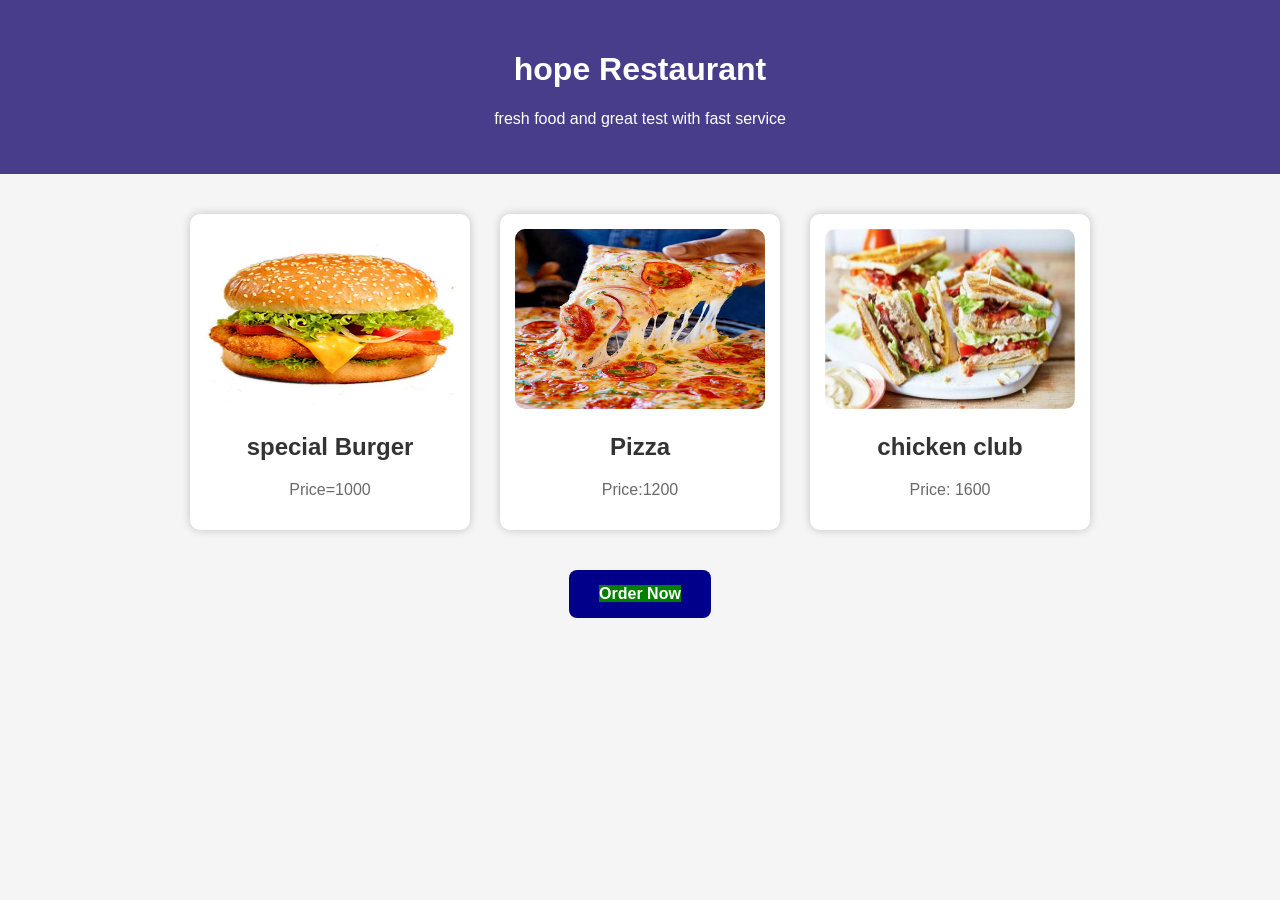
<file: index.html>
<!DOCTYPE html>
<html lang="en">

<head>
    <meta charset="UTF-8">
    <meta name="viewport" content="width=device-width, initial-scale=1.0">
    <title> Restaurant</title>
    <link rel="stylesheet" href="css/style.css">
</head>
<body>
    <header>
        <h1>hope Restaurant</h1>
        <p>fresh food and great test with fast service </p>
    </header>
      <section class="menu">
         <div class="food-card">
            <img src="image/burger.jpg" alt="Burger">
            <h2> special Burger</h2>
            <p>Price=1000</p>
         </div>
         <div class="food-card">
            <img src="image/pizza.jpg" alt="Pizza">
            <h2>Pizza</h2>
            <p>Price:1200</p>
         </div>
         <div class="food-card">
            <img src="image/chicken club.jpg" alt="chicken">
            <h2>chicken club</h2>
            <p>Price: 1600</p>
          </div>  
      </section>
      <div class="button">
        <button><a href="order_page.html">Order Now</a></button>
      </div>
</body>
</html>
</file>
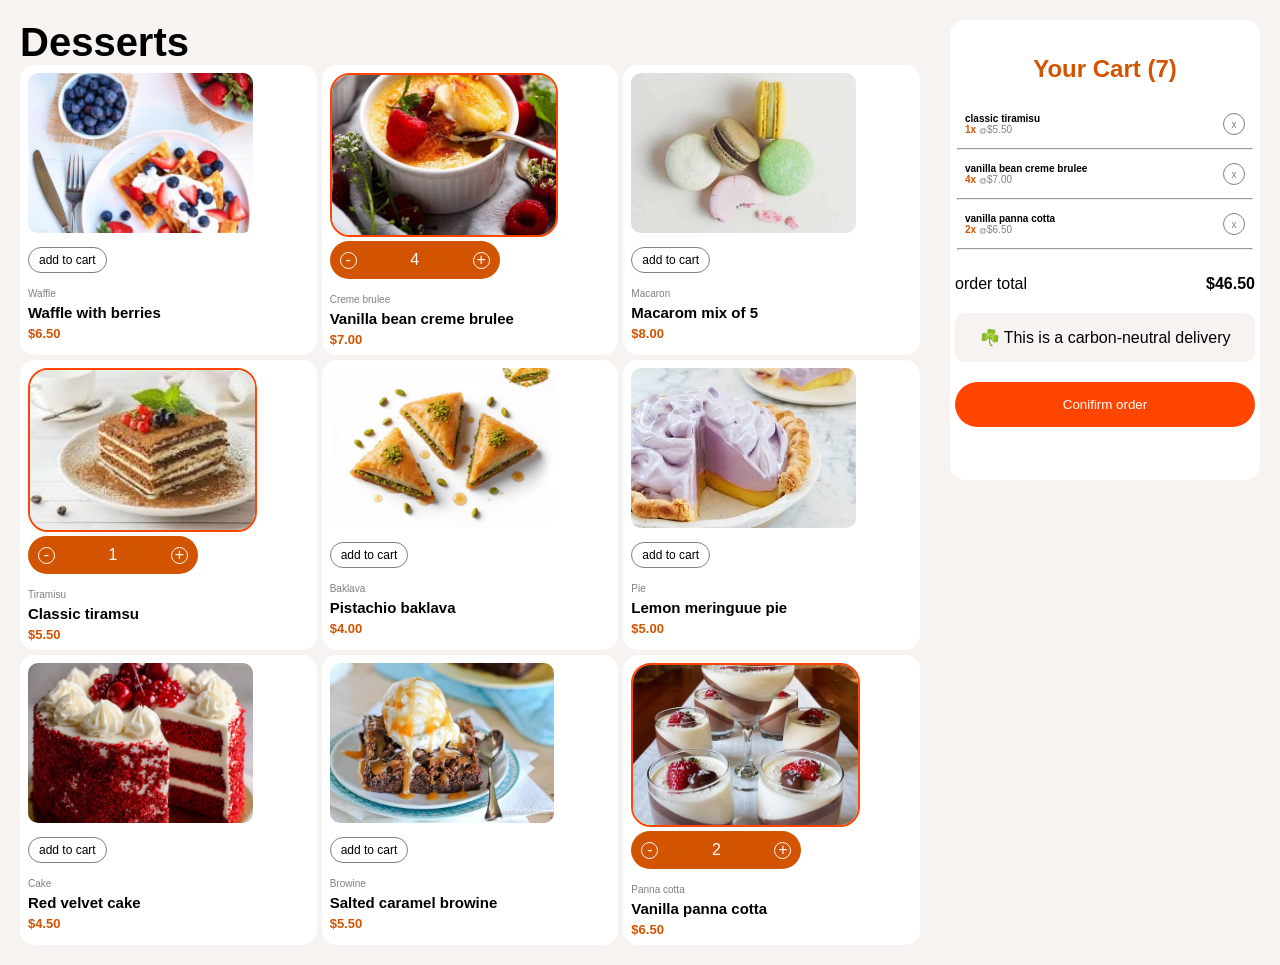
<file: online_shop.html>
<!DOCTYPE html>
<html lang="en">
<head>
    <meta charset="UTF-8">
    <meta name="viewport" content="width=device-width, initial-scale=1.0">
    <title>Dessert shop</title>
    <link rel="stylesheet" href="css/shopping.css">
</head>
<body>
    <div class="container">
        
        <div class="dessert">
            <h1>Desserts</h1>
            <div class="product-grid">
                <div class="card">
                    <img src="image/waffle.jpg" alt="waffle">
                    <button class="cart-button">add to cart</button>
                    <p class="category">Waffle</p>
                    <h3>Waffle with berries</h3>
                    <p class="price">$6.50</p>
                </div>
                <div class="card">
                    <div class="selected">
                     <img src="image/creme brulee.jpg" alt="creme burlee">
                     <div class="quantity">
                        <span>-</span>
                        <span>4</span>
                        <span>+</span>
                     </div>
                     <p class="category">Creme brulee</p>
                     <h3>Vanilla bean creme brulee</h3>
                     <p class="price">$7.00</p>
                    </div>
                </div>
                <div class="card">
                    <img src="image/macaron.jpg" alt="macron">
                    <button class="cart-button">add to cart</button>
                    <p class="category">Macaron</p>
                    <h3>Macarom mix of 5</h3>
                    <p class="price">$8.00</p>
                </div>
                <div class="card">
                    <div class="selected">
                     <img src="image/tiramisu.jpg" alt="tiramsu">
                     <div class="quantity">
                        <span>-</span>
                        <span>1</span>
                        <span>+</span>
                     </div>
                     <p class="category">Tiramisu</p>
                     <h3>Classic tiramsu</h3>
                     <p class="price">$5.50</p>
                    </div>
                </div>
                <div class="card">
                    <img src="image/baklava.jpg" alt="baklava">
                    <button class="cart-button">add to cart</button>
                    <p class="category">Baklava</p>
                    <h3>Pistachio baklava</h3>
                    <p class="price">$4.00</p>
                </div>
                <div class="card">
                    <img src="image/pie.jpg" alt="pie">
                    <button class="cart-button">add to cart</button>
                    <p class="category">Pie</p>
                    <h3>Lemon meringuue pie</h3>
                    <p class="price">$5.00</p>
                </div>
                <div class="card">
                    <img src="image/cake.jpg" alt="cake">
                    <button class="cart-button">add to cart</button>
                    <p class="category">Cake</p>
                    <h3>Red velvet cake</h3>
                    <p class="price">$4.50</p>
                </div>
                <div class="card">
                    <img src="image/brownie.jpg" alt="browine">
                    <button class="cart-button"> add to cart</button>
                    <p class="category">Browine</p>
                    <h3>Salted caramel browine</h3>
                    <p class="price">$5.50</p>
                </div>
                <div class="card">
                    <div class="selected">
                     <img src="image/panna cotta.jpg" alt="panna">
                     <div class="quantity">
                        <span>-</span>
                        <span>2</span>
                        <span>+</span>
                     </div>
                     <p class="category">Panna cotta</p>
                     <h3>Vanilla panna cotta</h3>
                     <p class="price">$6.50</p>
                    </div>
                </div>
            </div>
        </div>



        <div class="cart">
            <h2>Your Cart (7)</h2>
            <div class="cart-item">
                <div>
                  <h4>classic tiramisu</h4>
                  <p><span class="amount">1x</span> <span class="at">@</span>$5.50</p>
                </div>
                   <span class="remove">x</span>
            </div>
            <hr>
            <div class="cart-item">
                <div>
                  <h4>vanilla bean creme brulee</h4>
                  <p><span class="amount">4x</span> <span class="at">@</span>$7.00</p>
                </div>
                 <span class="remove">x</span>
            </div>
            <hr>
            <div class="cart-item">
                <div>
                  <h4>vanilla panna cotta</h4>
                  <p><span class="amount">2x</span> <span class="at">@</span>$6.50</p>
                </div>
                <span class="remove">x</span>
            </div>
            <hr>
            <div class="total">
                <span> order total</span>
                <h4>$46.50</h4>
            </div>
            <div class="delivery">
            ☘️ This is a carbon-neutral delivery 
            </div>
            <button class="confirm">Conifirm order</button>
        </div>

    </div>
</body>
</html>
</file>
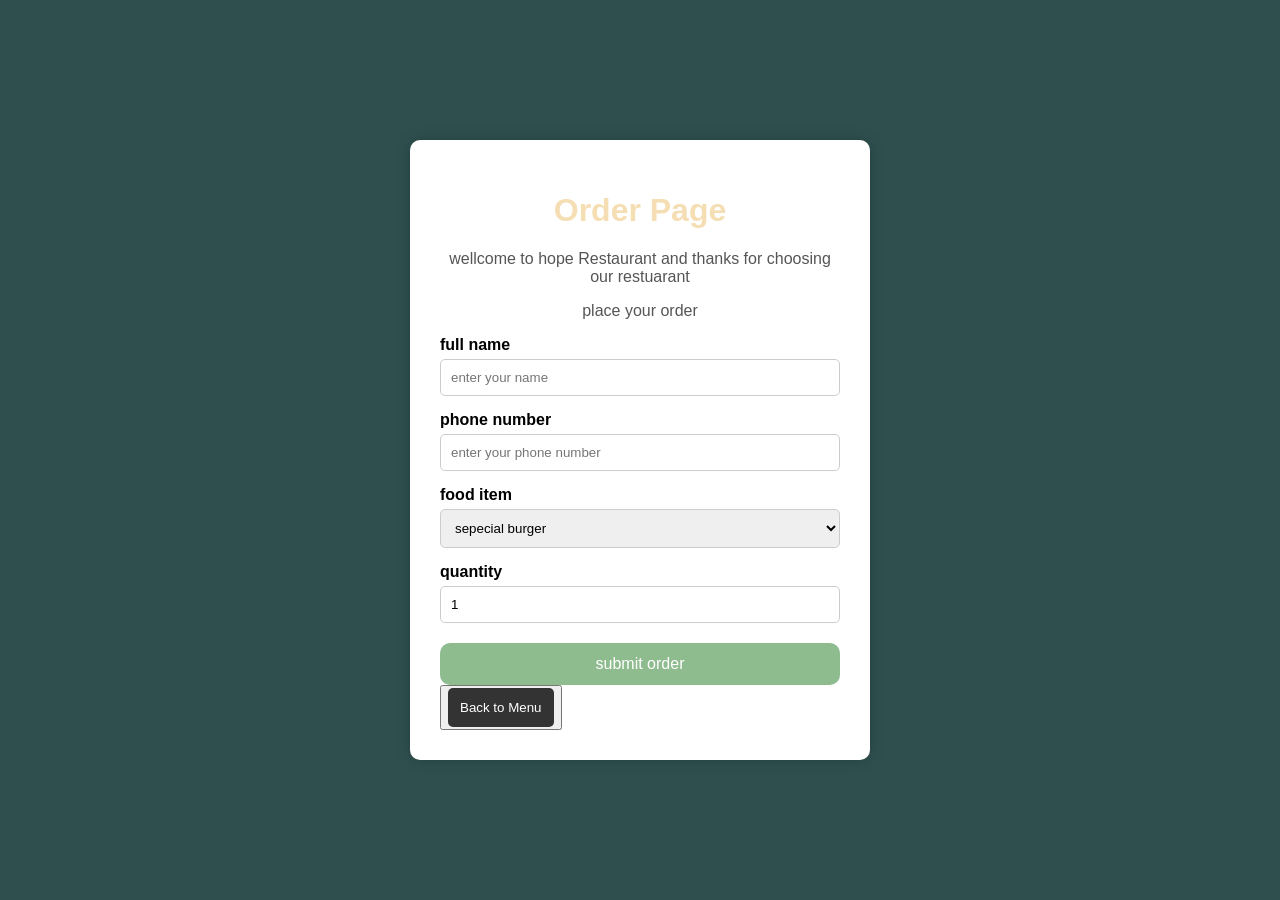
<file: order_page.html>
<!DOCTYPE html>
<html lang="en">

<head>
    <meta charset="UTF-8">
    <meta name="viewport" content="width=device-width, initial-scale=1.0">
    <title>Order Page</title>
    <link rel="stylesheet" href="css/orderpage.css">
</head>
<body>
    <div class="container">

        <h1>Order Page</h1>
        <p>wellcome to hope Restaurant and thanks for choosing our restuarant </p>
        <p>place your order</p>
        <form> 
            <label for="name"> full name </label>
            <input type="text" id="name" placeholder="enter your name" required/>
            
            <label for="phone-number"> phone number</label>
            <input type="number" id="phone number" placeholder="enter your phone number" required>

            <label for="item"> food item</label>
            <select>
                <option> sepecial burger</option>
                <option >pizza</option>
                <option > chicken club</option>
                <option > juice</option>
                <option > cupcake</option>
                <option >cake</option>
            </select>

            <label for="quantity">quantity</label>
            <input type="number" min="1" value="1"> 

            <button type="submit"> submit order</button>
        </form>
       <button> <a href="index.html" class="btn">Back to Menu</a></button>
   </div>
</body>
</html>
</file>
<file: css/style.css>
body {
    margin: 0;
    font-family: Arial, sans-serif;
    background-color: #f5f5f5;
}


header {
    background-color:darkslateblue;
    color: white;
    text-align: center;
    padding: 30px;
}

.menu {
    display: flex;
    justify-content: center;
    gap: 30px;
    flex-wrap: wrap;
    padding: 40px;
}

.food-card {
    width: 250px;
    background: white;
    border-radius: 10px;
    padding: 15px;
    text-align: center;
    box-shadow: 0 0 10px rgba(0, 0, 0, 0.2);
    transition: 0.3s;
    cursor: pointer;
}

.food-card:hover {
    transform: translateY(-8px);
}


.food-card img {
    width: 100%;
    height: 180px;
    border-radius: 10px;
}


.food-card h2 {
    color: #333;
}

.food-card p {
    color: dimgray;
}


.button {
    text-align: center;
    margin-bottom: 40px;
}


.button button {
    background-color: darkblue;
    border: none;
    padding: 15px 30px;
    border-radius: 8px;
    cursor: pointer;
}


.button a {
    color: white;
    text-decoration: none;
    font-size: 16px;
    font-weight: bold;
    background: green;
}

.button button:hover {
    background-color: darkolivegreen;
}
</file>
<file: css/shopping.css>
*{
    margin: 0;
    padding: 0;
}
body{
    background-color:#f7f3f0;
    font-family: Arial, Helvetica, sans-serif;
    padding: 20px;
}
.container{
    display: flex;
    gap: 30px;
}
.dessert{
    flex: 3;
}
.dessert h1{
    font-size: 40px;
    color: black;
}
.product-grid{
    display: grid;
    grid-template-columns: repeat(3,1fr);
    gap:5px;
}
.card{
    background: white;
    border-radius: 15px;
    padding: 8px;
    transition: 1s;
}
.card:hover{
    background: gainsboro;
}
.card img{
    width: 80%;
    height: 160px;
    object-fit: cover;
    border-radius: 10px;
}
.cart-button{
    padding: 5px 10px;
    font-size: 12px;
    border-radius: 20px;
    border: 1px solid gray;
    background: white;
    cursor: pointer;
    margin-top: 10px;
}
.quantity{
    width: 150px;
    background: #d35400;
    color: white;
    display: flex;
    justify-content: space-between;
    align-items: center;
    padding: 10px;
    border-radius: 25px;
}
.quantity span:first-child,
.quantity span:last-child{
    width: 15px;
    height: 15px;
    border: 1px solid white;
    border-radius: 50px;
    display: flex;
    justify-content: center;
    align-items: center;
}
.selected img {
    border: 2px solid orangered;
    border-radius: 20px;
}
.category{
    color: gray;
    font-size: 10px;
    margin-top: 15px;
}
.card h3 {
    font-size: 15px;
    margin-top: 5px;
}
.price{
    font-size: 13px;
    color: #d35400;
    font-weight: bold;
    margin-top: 5px;
}

.cart{
    flex: 1;
    background: white;
    padding:5px;
    border-radius: 15px;
    height:450px;
}
.cart h2{
    text-align: center;
    color: #d35400;
    margin-bottom: 20px;
    margin-top: 30px;
}
.cart-item{
    font-size: 10px;
    display: flex;
    justify-content: space-between;
    align-items: center;
    padding:10px;
}
.amount{
    color: #d35400;
    font-weight: bold;

}
.at{
    font-size: 8px;
}
.remove{
   width: 20px;
   height: 20px;
   border-radius: 50px; 
   border: 1px solid gray;
   display: flex;
   justify-content: center;
   align-items: center;
   color: gray;
}
.cart-item p{
    color: gray;
}
hr{
    margin: 3px 2px;
}
.total{
    display: flex;
    justify-content:space-between;
    align-items: center;
    margin-bottom: 20px;
    margin-top: 25px;
}
.delivery{
    background: #f7f3f0;
    padding: 15px;
    text-align: center;
    border-radius: 10px;
    margin-bottom: 20px;
}
.confirm{
    width: 100%;
    padding: 15px;
    border: none;
    border-radius: 30px;
    background:orangered;
    color: white;
    cursor: pointer;
}
.confirm:hover{
    background:darkslategrey;
}
</file>
<file: css/orderpage.css>
body {
    margin: 0;
    font-family: Arial, sans-serif;
    background-color:darkslategrey;
    display: flex;
    justify-content: center;
    align-items: center;
    min-height: 100vh;
}

.container {
    background: white;
    width: 400px;
    padding: 30px;
    border-radius: 10px;
    box-shadow: 0 0 15px rgba(0, 0, 0, 0.2);
}

h1 {
    text-align: center;
    color: wheat;
}

p {
    text-align: center;
    color: #555;
}

label {
    display: block;
    margin-top: 15px;
    margin-bottom: 5px;
    font-weight: bold;
}

input,
select {
    width: 100%;
    padding: 10px;
    border: 1px solid #ccc;
    border-radius: 5px;
    box-sizing: border-box;
}

button[type="submit"] {
    width: 100%;
    padding: 12px;
    margin-top: 20px;
    border: none;
    border-radius: 10px;
    background-color: darkseagreen;
    color: white;
    font-size: 16px;
    cursor: pointer;
    transition: 0.3s;
}

button[type="submit"]:hover {
    background-color: burlywood;
}

.btn {

    display: block;
    text-align: center;
    padding: 12px;
    background-color: #333;
    color: white;
    text-decoration: none;
    border-radius: 5px;
    transition: 0.3s;
}

.btn:hover {
    background-color: #111;
}
</file>
